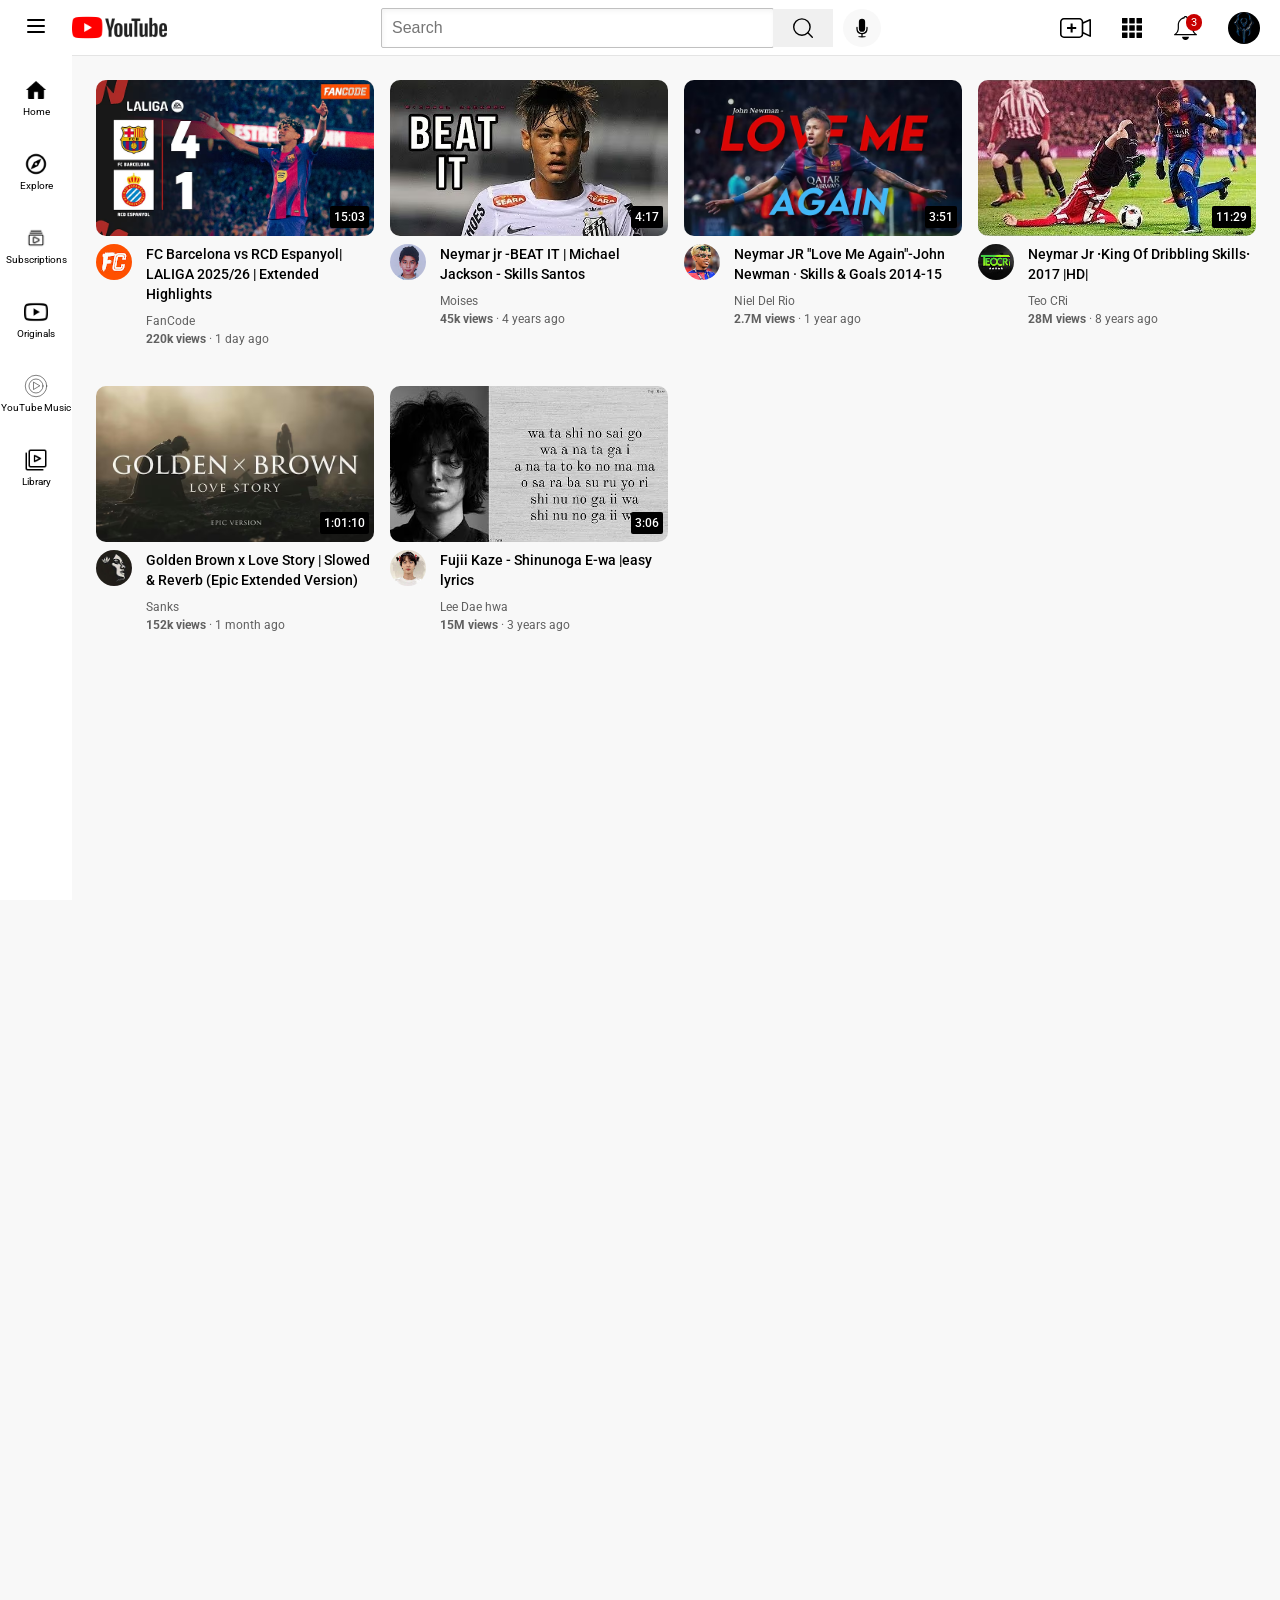
<file: index.html>
<!DOCTYPE html>
<html lang="en">
    <head>
        <title> YouTube.com Clone  </title>
        <link rel="preconnect" href="https://fonts.googleapis.com">
        <link rel="preconnect" href="https://fonts.gstatic.com" crossorigin>
        <link href="https://fonts.googleapis.com/css2?family=Roboto:ital,wght@0,100..900;1,100..900&display=swap" rel="stylesheet">


        <link rel="stylesheet" href="styles/general.css">
        <link rel="stylesheet" href="styles/header.css">
        <link rel="stylesheet" href="styles/video.css"> 
        <link rel="stylesheet" href="styles/sidebar.css">
    </head>
    <body>
        <header class="header">
            
            <div class="left-section">
                <div class="burger-menu-container">
                     <img class="burger-menu" src="icons/burger-menu.svg">
                </div>
                <img class="youtube-logo" src="icons/youtube-icon.webp">
            </div>
            <div class="middle-section">
                <input class="search-bar" 
                type="text" placeholder="Search">
                <button class="search-button">
                    <img class="search-icon" src="icons/search-button.svg">
                    <div class="tooltip">Search</div>
                </button>
                
                <button class="voice-search-button">
                 <svg xmlns="http://www.w3.org/2000/svg" viewBox="0 0 24 24" fill="currentColor" class="voice-search-icon">
        <path d="M8.25 4.5a3.75 3.75 0 1 1 7.5 0v8.25a3.75 3.75 0 1 1-7.5 0V4.5Z" />
        <path d="M6 10.5a.75.75 0 0 1 .75.75v1.5a5.25 5.25 0 1 0 10.5 0v-1.5a.75.75 0 0 1 1.5 0v1.5a6.751 6.751 0 0 1-6 6.709v2.291h3a.75.75 0 0 1 0 1.5h-7.5a.75.75 0 0 1 0-1.5h3v-2.291a6.751 6.751 0 0 1-6-6.709v-1.5A.75.75 0 0 1 6 10.5Z" />
        </svg>
        <div class="tooltip">Search with you voice</div>

                </button>
            </div>
            <div class="right-section">
                <div class="upload-icon-container">
                    <img class="upload-icon" src="icons/add-video-icon.svg">
                    <div class="tooltip">Create</div>
                </div>

                <div class="youtube-apps-icon-container">
                     <img class="youtube-apps-icon" src="icons/youtube-app-icon.svg">
                    <div class="tooltip">Apps</div>
                </div>

                <div class="notifications-icon-container">
                         <img class="notifications-icon" src="icons/bell-icon.svg">
                         <div class="notifications-count">3</div>
                         <div class="tooltip">Notifications</div>
                </div>
               <img class="current-user-picture" src="channel-pictures/SelfProfile.jpg">

            </div>

        </header>

        <nav class="sidebar">
            <div class="sidebar-link">
                <img src="icons/home-icon.png">
                <div>Home</div>
            </div>
            <div class="sidebar-link">
                <img src="icons/explore-icon.webp">
                <div>Explore</div>
            </div>
            <div class="sidebar-link">
                <img src="icons/subscription-icon.png">
                <div>Subscriptions</div>
            </div>
            <div class="sidebar-link">
                <img src="icons/originals-icon.png">
                <div>Originals</div>
            </div>
            <div class="sidebar-link">
                <img src="icons/youtube-music-icon.svg">
                <div>YouTube Music</div>
            </div>
            <div class="sidebar-link">
                <img src="icons/library-icon.png">
                <div>Library</div>
            </div>
        </nav>
                
        <main>
            <section class="video-grid">
            <div class="video-preview">

            <div class="thumbnail-row">
            <img class="thumbnail" src="Thumbnails/Bar1.avif">
            <div class="video-time">15:03</div>
            </div>
            
            <div class="video-info-grid">
                <div class="channel-picture">
                    <img class="profile-picture" src="channel-pictures/fancode.jpg">
                </div>

                <div class="video-info">
                    <p class="video-title">FC Barcelona vs RCD Espanyol| LALIGA 2025/26 | Extended Highlights</p>
                    <p class="video-author">FanCode </p>
                     <p class="video-stats"><strong>220k views</strong> &middot; 1 day ago</p>
            
                </div>

            
            </div>
                  
        </div>

        <div class="video-preview">
            <div class="thumbnail-row">
                <img class="thumbnail" src="Thumbnails/Ney2.avif">
                <div class="video-time">4:17</div>
            </div>

            <div class="video-info-grid">
                <div class="channel-picture">
                    <img class="profile-picture" src="channel-pictures/channels4_profile.jpg">
                </div>
                
                <div class="video-info">
                     <p class="video-title">Neymar jr -BEAT IT | Michael Jackson - Skills Santos</p>
                     <p class="video-author">Moises </p>
                     <p class="video-stats"><strong>45k views</strong> &middot; 4 years ago</p>

                </div>
                
             
            </div>
        </div>

        <div class="video-preview">

            <div class="thumbnail-row">
            <img class="thumbnail" src="Thumbnails/Ney3.avif">
            <div class="video-time">3:51</div>
            </div>
            
            <div class="video-info-grid">
                <div class="channel-picture">
                    <img class="profile-picture" src="channel-pictures/Ney3.jpg">
                </div>

                <div class="video-info">
                    <p class="video-title">Neymar JR "Love Me Again"-John Newman &middot; Skills & Goals 2014-15</p>
                    <p class="video-author">Niel Del Rio </p>
                     <p class="video-stats"><strong>2.7M views</strong> &middot; 1 year ago</p>
            
                </div>

            
            </div>
                  
        </div>

        <div class="video-preview">
            <div class="thumbnail-row">
                <img class="thumbnail" src="Thumbnails/Ney4.avif">
                <div class="video-time">11:29</div>
            </div>

            <div class="video-info-grid">
                <div class="channel-picture">
                    <img class="profile-picture" src="channel-pictures/Ney4.jpg">
                </div>
                
                <div class="video-info">
                     <p class="video-title">Neymar Jr <strong>&middot;</strong>King Of Dribbling Skills<strong>&middot;</strong> 2017 |HD|</p>
                     <p class="video-author">Teo CRi </p>
                     <p class="video-stats"><strong>28M views</strong> &middot; 8 years ago</p>

                </div>
                
             
            </div>
        </div>

        <div class="video-preview">

            <div class="thumbnail-row">
            <img class="thumbnail" src="Thumbnails/Nai5.avif">
            <div class="video-time">1:01:10</div>
            </div>
            
            <div class="video-info-grid">
                <div class="channel-picture">
                    <img class="profile-picture" src="channel-pictures/channel5.jpg">
                </div>

                <div class="video-info">
                    <p class="video-title">Golden Brown x Love Story | Slowed & Reverb (Epic Extended Version)</p>
                    <p class="video-author">Sanks</p>
                     <p class="video-stats"><strong>152k views</strong> &middot; 1 month ago</p>
            
                </div>

            
            </div>
                  
        </div>

        <div class="video-preview">
            <div class="thumbnail-row">
                <img class="thumbnail" src="Thumbnails/Nail6.avif">
                <div class="video-time">3:06</div>
            </div>

            <div class="video-info-grid">
                <div class="channel-picture">
                    <img class="profile-picture" src="channel-pictures/channel6.jpg">
                </div>
                
                <div class="video-info">
                     <p class="video-title">Fujii Kaze - Shinunoga E-wa |easy lyrics</p>
                     <p class="video-author">Lee Dae hwa</p>
                     <p class="video-stats"><strong>15M views</strong> &middot; 3 years ago</p>

                </div>
                
             
            </div>
        </div>
    </section>
        </main>
    </body>
</html>
</file>
<file: styles/general.css>
p {
                
                margin-top: 0;
                margin-bottom:0;
            }

body {
    font-family: Roboto, Arial;
    margin: 0;
    padding-top: 80px;
    padding-left: 96px;
    padding-right: 24px;
    padding-bottom:1000px;
    background-color: rgb(248, 248, 248);
}
</file>
<file: styles/header.css>
.header {
    height: 55px;

    display: flex;
    justify-content: space-between;
    
    position: fixed;
    top: 0px;
    left: 0px;
    right: 0px;
    z-index: 100;

    background-color: white;
    border-bottom-width: 1px;
    border-bottom-style: solid;
    border-bottom-color: rgb(228, 228, 228);
    
}

.left-section {
    display: flex;
    align-items: center;
}

.middle-section {
    flex: 1;
    margin-left: 70px;
    margin-right: 35px;
    max-width:500px;
    display: flex;
    align-items: center;
}


.burger-menu {
    height: 24px;
    margin-left: 24px;
    margin-right: 24px;
}

.youtube-logo {
    height: 95px;
}

.search-button {
    height:38px;
    width:60px;
    background-color: rgb(240,240,240);
    border-width: 1px;
    border-style: solid;
    border-color: rgb(240,240,240);
    margin-left: -1px;
    
}

.search-button,
.voice-search-button,
.upload-icon-container,
.notifications-icon-container,
.youtube-apps-icon-container {
    display: flex;
    justify-content: center;
    align-items:center;
    position: relative;

}

.search-button .tooltip,
.voice-search-button .tooltip,
.upload-icon-container .tooltip,
.notifications-icon-container .tooltip,
.youtube-apps-icon-container .tooltip {
    font-family: Roboto, Arial;
    position: absolute;
    background-color: gray;
    color: white;
    padding-top: 4px;
    padding-bottom:4px;
    padding-left: 8px;
    padding-right:8px;
    border-radius: 2px;
    font-size: 12px;
    bottom: -30px;
    opacity: 0;
    transition: opacity 0.15s;
    pointer-events: none;
    white-space: nowrap;
}

.search-button:hover .tooltip,
.voice-search-button:hover .tooltip,
.upload-icon-container:hover .tooltip,
.notifications-icon-container:hover .tooltip,
.youtube-apps-icon-container:hover .tooltip {
    opacity: 1;
}

.search-icon {
    height: 20px;
    cursor: pointer;
}

.voice-search-icon {
    height: 20px;
    border-radius:15px;
}

.voice-search-button {
    height:38px;
    width: 38px;
    
    border-radius: 20px;
    margin-left:10px;
    border: none;
    background-color: rgb(248,248,248);
    cursor: pointer;

}

.search-bar {
    flex: 1;
    height: 36px;
    padding-left:10px;
    font-size:16px;
    border: 1px solid rgb(192,192,192);
    border-radius:2px;
    box-shadow: inset 1px 2px 5px
     rgba(0,0,0,0.05);
     width:0;
}

.search-bar::placeholder {
    font-size: 16px;
}

.right-section {
    margin-right:20px;
    width: 200px;
    display: flex;
    align-items: center;
    justify-content: space-between;
    flex-shrink: 0;
}

.upload-icon {
    height: 20px;

}

.youtube-apps-icon {
    height: 20px;

}

.notifications-icon {
    height: 24px;
}

.notifications-icon-container {
    position: relative;
}

.notifications-count {
    position: absolute;
    top:-2px;
    right:-5px;
    background-color: rgb(200,0,0);
    color: white;
    font-size: 11px;
    padding-left: 5px;
    padding-right: 5px;
    padding-top: 2px;
    padding-bottom: 2px;
    border-radius:10px;
}

.current-user-picture {
    height: 32px;
    border-radius: 16px;
}

.right-section img,
.left-section img {
    cursor: pointer;
}

.upload-icon-container:hover,
.youtube-apps-icon-container:hover,
.notifications-icon-container:hover,
.burger-menu-container:hover {
    background-color: rgb(230,230,230);
    border-radius: 20px;
}
</file>
<file: styles/video.css>
.thumbnail {
                border-radius: 10px;
                width: 100%;
                display: block;
            }
            
            .video-title {
                margin-top: 0;
                font-size:14px;
                font-weight: bold;
                font-weight:500;
                line-height : 20px;
                margin-bottom:10px;
            }
            
            .channel-picture {
                
                width:50px;
                vertical-align: top;
            }
            
            .video-info-grid {
                display: grid;
                grid-template-columns: 50px 1fr;
            }

            .profile-picture {
                width:36px;
                border-radius: 50%;
            }
            .thumbnail-row {
                margin-bottom: 8px;
                position: relative;
            }
            .video-author,
            .video-stats {
                font-size : 12px;
                color:rgb(96,96,96);
            }
            .video-author {
                margin-bottom: 4px;
            }
            .video-grid {
                
                display: grid;
                grid-template-columns: 1fr 1fr 1fr;
                column-gap: 16px;
                row-gap: 40px;
            }

            @media (max-width: 750px) {
                .video-grid {
                    grid-template-columns: 1fr 1fr;
                }
            }

            @media (min-width: 751px) and (max-width:999px) {
                .video-grid {
                    grid-template-columns: 1fr 1fr 1fr;
                }
            }

            @media (min-width: 1000px) {
                .video-grid {
                    grid-template-columns: 1fr 1fr 1fr 1fr;
                }
            }

            
            .video-time {
                font-size: 12px;
                font-weight: 500;
                padding: 4px;
                border-radius: 2px;
                background-color: black;
                color: white;
                position: absolute;
                bottom: 8px;
                right: 5px;
            }

            .video-preview {
                transition: transform 0.15s, box-shadow 0.8s;
            }

            .video-preview:hover {
                border-radius: 10px;
                transform: scale(1.03);
                box-shadow: 0 4px 12px rgba(0,0,0,0.2);
                background-color: rgb(200,200,200);
                cursor: pointer;
            }
</file>
<file: styles/sidebar.css>
.sidebar {
    position: fixed;
    left:0;
    bottom:0;
    top:55px;
    background-color: white;
    width: 72px;
    z-index: 200;
    padding-top: 5px;
}

.sidebar-link {
    height:74px;
    display: flex;
    justify-content: center;
    align-items: center;
    flex-direction: column;
    cursor: pointer;
}

.sidebar-link:hover {
    background-color: rgb(235, 235, 235);
}

.sidebar-link img {
    height: 24px;
    margin-bottom:4px;
}

.sidebar-link div {
    font-family: Roboto, Arial;
    font-size: 10px;
}
</file>
